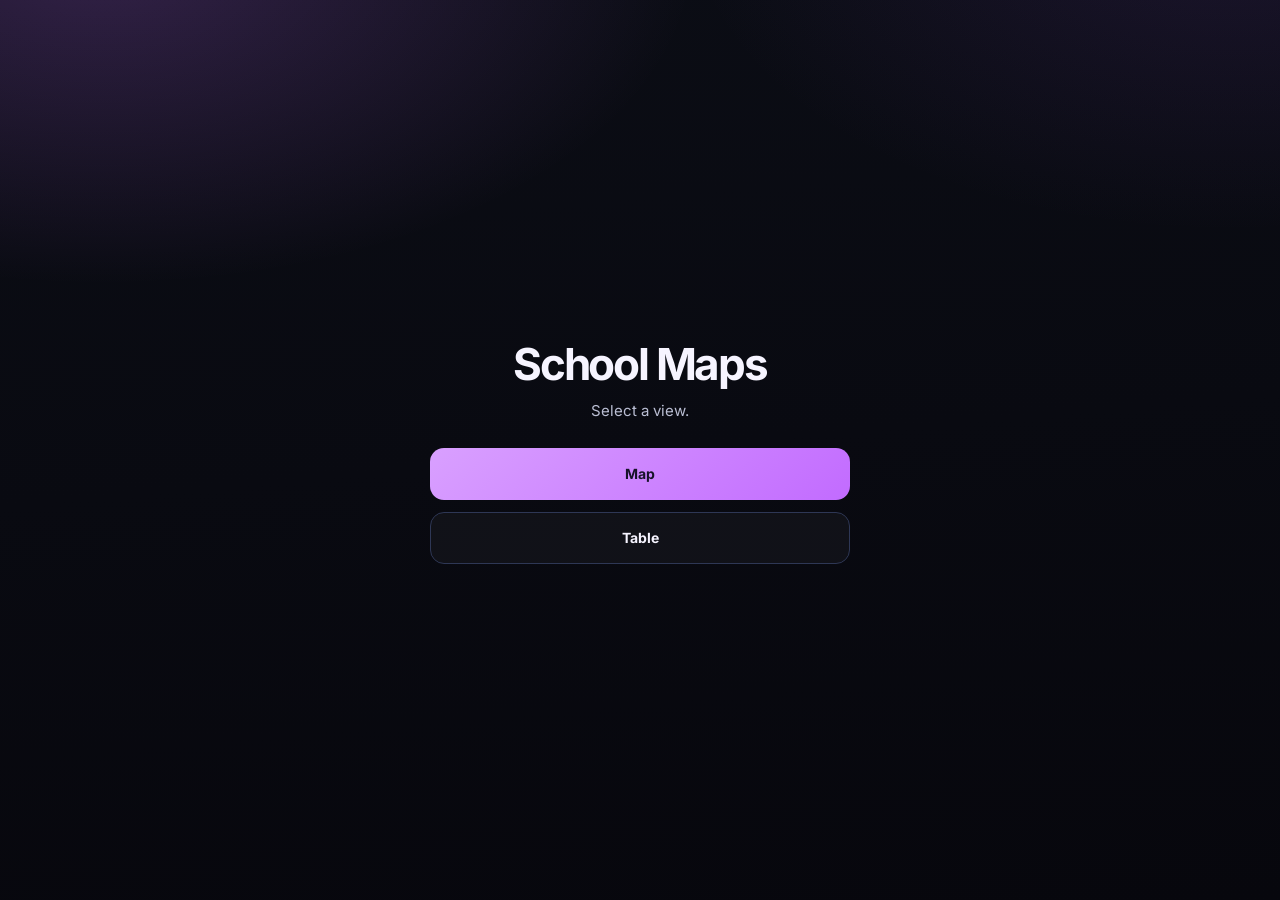
<file: index.html>
<!DOCTYPE html>
<html lang="en">
<head>
  <meta charset="UTF-8">
  <meta name="viewport" content="width=device-width, initial-scale=1.0">
  <meta name="theme-color" content="#0f1220">
  <title>School Maps</title>
  <meta name="description" content="Choose between the School Maps table explorer and spatial viewer.">
  <link rel="stylesheet" href="map/vendor/fonts/inter.css">
  <style>
    :root {
      --bg-canvas: #07070d;
      --border: #2e3755;
      --border-light: #43517a;
      --text-primary: #f6f4ff;
      --text-secondary: #babed3;
      --accent: #c26bff;
      --accent-strong: #d9a0ff;
      --accent-dim: rgba(194, 107, 255, 0.16);
      --accent-outline: rgba(194, 107, 255, 0.52);
      --accent-ink: #171329;
      --font: 'Inter', -apple-system, BlinkMacSystemFont, sans-serif;
    }

    * {
      box-sizing: border-box;
      margin: 0;
      padding: 0;
    }

    body {
      min-height: 100vh;
      display: grid;
      place-items: center;
      padding: 24px;
      font-family: var(--font);
      color: var(--text-primary);
      background:
        radial-gradient(900px 500px at 8% -5%, rgba(194, 107, 255, 0.22), transparent 66%),
        radial-gradient(780px 460px at 96% -10%, rgba(132, 72, 196, 0.14), transparent 70%),
        linear-gradient(175deg, #0b0d15, var(--bg-canvas));
    }

    main {
      width: min(420px, 100%);
      text-align: center;
    }

    h1 {
      font-size: clamp(30px, 6vw, 44px);
      letter-spacing: -0.05em;
    }

    p {
      margin-top: 10px;
      color: var(--text-secondary);
      font-size: 15px;
    }

    .actions {
      display: grid;
      gap: 12px;
      margin-top: 28px;
    }

    a {
      display: inline-flex;
      align-items: center;
      justify-content: center;
      min-height: 52px;
      border-radius: 14px;
      font-size: 14px;
      font-weight: 700;
      text-decoration: none;
      transition: transform 160ms ease, border-color 160ms ease, background 160ms ease;
    }

    .primary {
      background: linear-gradient(138deg, var(--accent-strong), var(--accent));
      color: var(--accent-ink);
    }

    .secondary {
      border: 1px solid var(--border);
      background: rgba(255, 255, 255, 0.03);
      color: var(--text-primary);
    }

    .secondary:hover {
      border-color: var(--border-light);
      background: rgba(255, 255, 255, 0.06);
    }

    .primary:hover,
    .secondary:hover {
      transform: translateY(-1px);
    }
  </style>
</head>
<body>
  <main>
    <h1>School Maps</h1>
    <p>Select a view.</p>
    <div class="actions">
      <a class="primary" href="./map/">Map</a>
      <a class="secondary" href="./table/">Table</a>
    </div>
  </main>
</body>
</html>
</file>
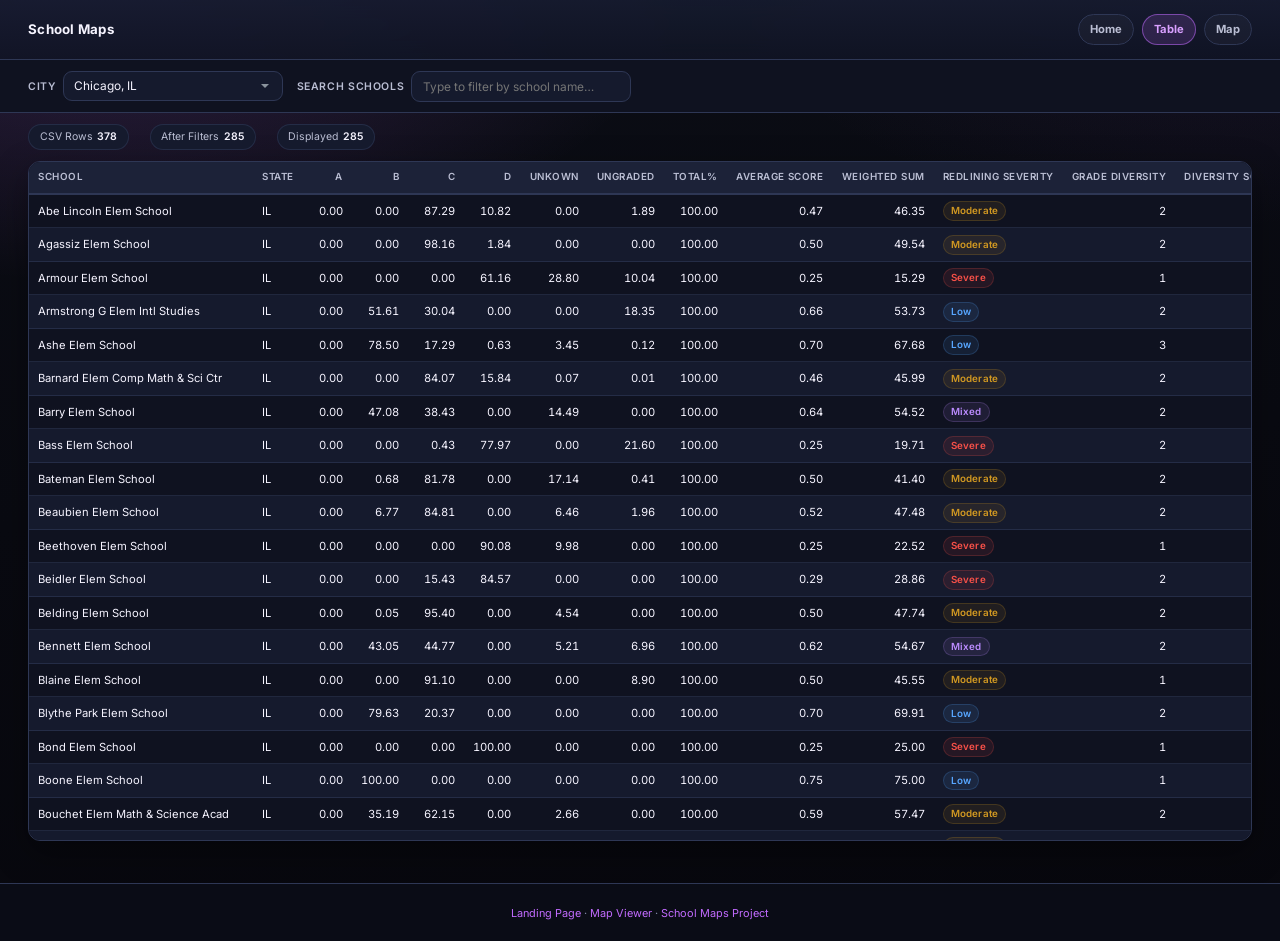
<file: tables_primary.html>
<!DOCTYPE html>
<html lang="en">
<head>
  <meta charset="UTF-8">
  <meta http-equiv="refresh" content="0; url=./table/">
  <meta name="viewport" content="width=device-width, initial-scale=1.0">
  <meta name="theme-color" content="#0f1220">
  <title>Redirecting to Table View</title>
  <link rel="stylesheet" href="map/vendor/fonts/inter.css">
  <style>
    body {
      margin: 0;
      min-height: 100vh;
      display: grid;
      place-items: center;
      font-family: 'Inter', -apple-system, BlinkMacSystemFont, sans-serif;
      color: #f6f4ff;
      background:
        radial-gradient(900px 500px at 8% -5%, rgba(194, 107, 255, 0.22), transparent 66%),
        radial-gradient(780px 460px at 96% -10%, rgba(132, 72, 196, 0.14), transparent 70%),
        linear-gradient(175deg, #0b0d15, #07070d);
    }

    .card {
      width: min(480px, calc(100% - 32px));
      padding: 28px;
      border: 1px solid #2e3755;
      border-radius: 18px;
      background: rgba(17, 21, 38, 0.9);
      text-align: center;
    }

    a {
      color: #d9a0ff;
      font-weight: 700;
    }
  </style>
</head>
<body>
  <div class="card">
    <p>Redirecting to the table view.</p>
    <p><a href="./table/">Continue if the redirect does not happen automatically.</a></p>
  </div>
</body>
</html>
</file>
<file: map/vendor/fonts/inter.css>
@font-face {
  font-family: 'Inter';
  font-style: normal;
  font-weight: 300;
  font-display: swap;
  src: url(inter-300.ttf) format('truetype');
}
@font-face {
  font-family: 'Inter';
  font-style: normal;
  font-weight: 400;
  font-display: swap;
  src: url(inter-400.ttf) format('truetype');
}
@font-face {
  font-family: 'Inter';
  font-style: normal;
  font-weight: 500;
  font-display: swap;
  src: url(inter-500.ttf) format('truetype');
}
@font-face {
  font-family: 'Inter';
  font-style: normal;
  font-weight: 600;
  font-display: swap;
  src: url(inter-600.ttf) format('truetype');
}
@font-face {
  font-family: 'Inter';
  font-style: normal;
  font-weight: 700;
  font-display: swap;
  src: url(inter-700.ttf) format('truetype');
}
</file>
